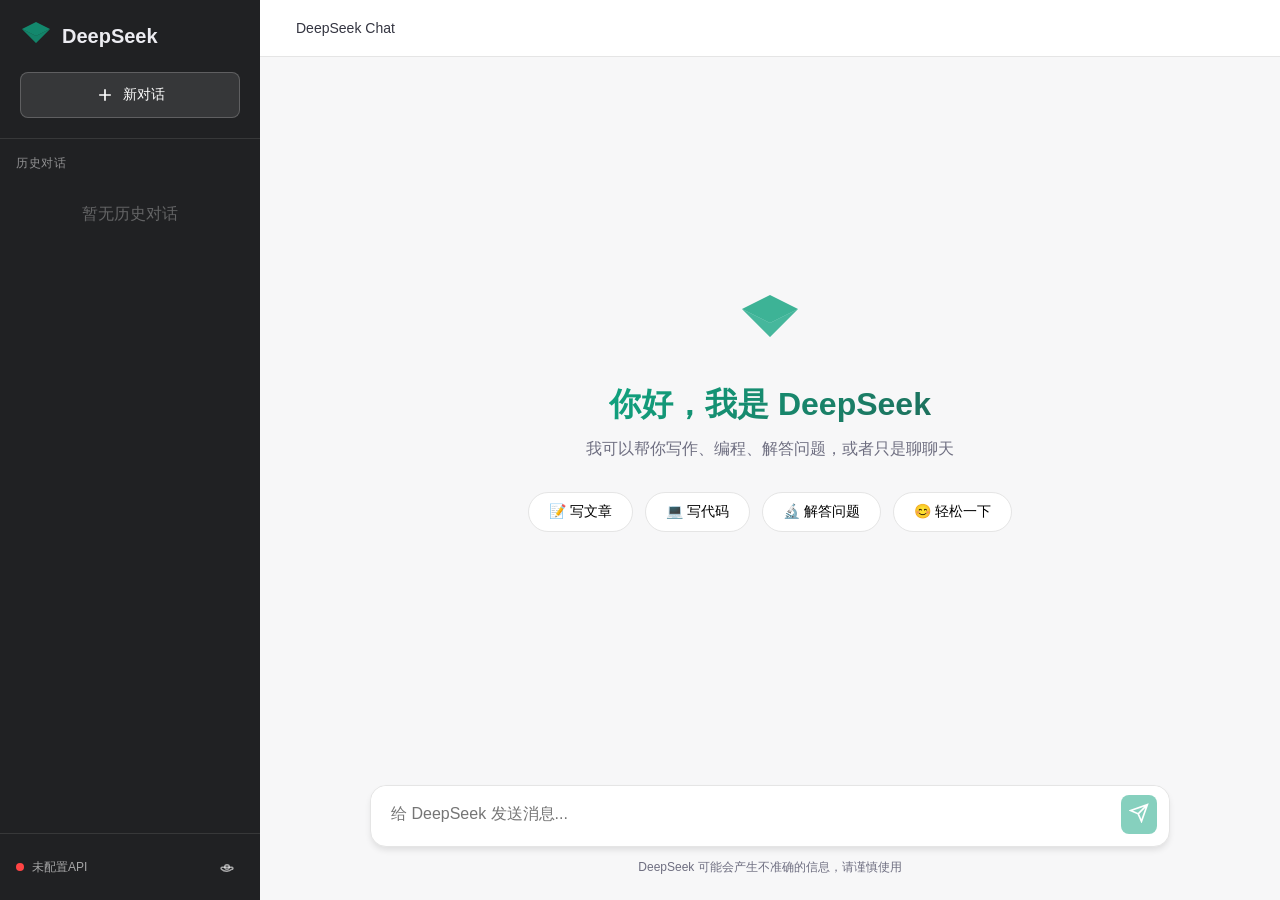
<file: index.html>
<!DOCTYPE html>
<html lang="zh-CN">
<head>
    <meta charset="UTF-8">
    <meta name="viewport" content="width=device-width, initial-scale=1.0, user-scalable=no">
    <title>DeepSeek - AI 智能助手</title>
    <style>
        * {
            margin: 0;
            padding: 0;
            box-sizing: border-box;
        }

        :root {
            --bg-primary: #ffffff;
            --bg-secondary: #f7f7f8;
            --bg-sidebar: #202123;
            --text-primary: #343541;
            --text-secondary: #6e6e80;
            --text-sidebar: #ececf1;
            --border-color: #e5e5e5;
            --accent-color: #10a37f;
            --accent-hover: #1a7f64;
        }

        body {
            font-family: -apple-system, BlinkMacSystemFont, 'Segoe UI', 'Roboto', 'Helvetica Neue', Arial, sans-serif;
            background: var(--bg-secondary);
            color: var(--text-primary);
            overflow: hidden;
            height: 100vh;
        }

        /* 侧边栏 */
        .sidebar {
            position: fixed;
            left: 0;
            top: 0;
            width: 260px;
            height: 100vh;
            background: var(--bg-sidebar);
            color: var(--text-sidebar);
            display: flex;
            flex-direction: column;
            z-index: 100;
        }

        .sidebar-header {
            padding: 20px;
            border-bottom: 1px solid rgba(255,255,255,0.1);
        }

        .logo {
            display: flex;
            align-items: center;
            gap: 10px;
            font-size: 20px;
            font-weight: 600;
            margin-bottom: 20px;
        }

        .new-chat-btn {
            width: 100%;
            padding: 12px;
            background: rgba(255,255,255,0.1);
            border: 1px solid rgba(255,255,255,0.2);
            border-radius: 8px;
            color: white;
            font-size: 14px;
            font-weight: 500;
            cursor: pointer;
            display: flex;
            align-items: center;
            justify-content: center;
            gap: 8px;
            transition: all 0.2s;
        }

        .new-chat-btn:hover {
            background: rgba(255,255,255,0.15);
        }

        .chat-history {
            flex: 1;
            overflow-y: auto;
            padding: 16px;
        }

        .history-header {
            font-size: 12px;
            text-transform: uppercase;
            letter-spacing: 0.5px;
            color: rgba(255,255,255,0.5);
            margin-bottom: 12px;
        }

        .history-list {
            display: flex;
            flex-direction: column;
            gap: 4px;
        }

        .history-item {
            padding: 10px;
            border-radius: 6px;
            cursor: pointer;
            font-size: 14px;
            color: rgba(255,255,255,0.8);
            transition: background 0.2s;
            white-space: nowrap;
            overflow: hidden;
            text-overflow: ellipsis;
        }

        .history-item:hover {
            background: rgba(255,255,255,0.1);
        }

        .history-item.active {
            background: rgba(255,255,255,0.15);
            color: white;
        }

        .sidebar-footer {
            padding: 16px;
            border-top: 1px solid rgba(255,255,255,0.1);
            display: flex;
            justify-content: space-between;
            align-items: center;
        }

        .api-status {
            display: flex;
            align-items: center;
            gap: 8px;
            font-size: 12px;
            color: rgba(255,255,255,0.6);
        }

        .status-dot {
            width: 8px;
            height: 8px;
            border-radius: 50%;
            background: #ff4444;
        }

        .status-dot.connected {
            background: #10a37f;
        }

        .settings-btn {
            background: none;
            border: none;
            color: rgba(255,255,255,0.6);
            cursor: pointer;
            padding: 8px;
            border-radius: 6px;
            display: flex;
            align-items: center;
            transition: all 0.2s;
        }

        .settings-btn:hover {
            background: rgba(255,255,255,0.1);
            color: white;
        }

        /* 主内容区 */
        .main-content {
            margin-left: 260px;
            height: 100vh;
            display: flex;
            flex-direction: column;
            background: var(--bg-secondary);
        }

        /* 顶部栏 */
        .top-bar {
            background: var(--bg-primary);
            border-bottom: 1px solid var(--border-color);
            padding: 12px 24px;
            display: flex;
            align-items: center;
            justify-content: space-between;
        }

        .menu-toggle {
            display: none;
            background: none;
            border: none;
            cursor: pointer;
            padding: 8px;
            border-radius: 8px;
            color: var(--text-secondary);
        }

        .model-btn {
            background: none;
            border: none;
            padding: 8px 12px;
            font-size: 14px;
            font-weight: 500;
            color: var(--text-primary);
            cursor: pointer;
            display: flex;
            align-items: center;
            gap: 6px;
            border-radius: 8px;
        }

        /* 聊天区域 */
        .chat-container {
            flex: 1;
            overflow-y: auto;
            scroll-behavior: smooth;
        }

        .welcome-screen {
            display: flex;
            flex-direction: column;
            align-items: center;
            justify-content: center;
            min-height: 100%;
            padding: 40px 20px;
            text-align: center;
        }

        .welcome-icon {
            margin-bottom: 24px;
        }

        .welcome-screen h1 {
            font-size: 32px;
            font-weight: 600;
            margin-bottom: 12px;
            background: linear-gradient(135deg, #10a37f, #1e6f5c);
            -webkit-background-clip: text;
            -webkit-text-fill-color: transparent;
            background-clip: text;
        }

        .welcome-screen p {
            color: var(--text-secondary);
            margin-bottom: 32px;
        }

        .quick-actions {
            display: flex;
            gap: 12px;
            flex-wrap: wrap;
            justify-content: center;
        }

        .quick-action {
            padding: 10px 20px;
            background: var(--bg-primary);
            border: 1px solid var(--border-color);
            border-radius: 24px;
            cursor: pointer;
            font-size: 14px;
            transition: all 0.2s;
        }

        .quick-action:hover {
            background: var(--bg-secondary);
            border-color: var(--accent-color);
        }

        /* 消息样式 */
        .message {
            display: flex;
            padding: 24px 20px;
            animation: fadeIn 0.3s ease;
        }

        @keyframes fadeIn {
            from {
                opacity: 0;
                transform: translateY(10px);
            }
            to {
                opacity: 1;
                transform: translateY(0);
            }
        }

        .message.user {
            background: var(--bg-secondary);
        }

        .message.assistant {
            background: var(--bg-primary);
        }

        .message-content {
            max-width: 800px;
            margin: 0 auto;
            width: 100%;
            line-height: 1.6;
            font-size: 16px;
        }

        .message-content pre {
            background: #1e1e1e;
            color: #d4d4d4;
            padding: 16px;
            border-radius: 8px;
            overflow-x: auto;
            margin: 12px 0;
        }

        .message-content code {
            font-family: 'Consolas', 'Monaco', monospace;
            font-size: 14px;
        }

        /* 输入区域 */
        .input-area {
            padding: 20px 24px 24px;
            background: var(--bg-secondary);
        }

        .input-container {
            max-width: 800px;
            margin: 0 auto;
            position: relative;
            background: var(--bg-primary);
            border-radius: 16px;
            box-shadow: 0 4px 6px -1px rgba(0,0,0,0.1);
            border: 1px solid var(--border-color);
        }

        #userInput {
            width: 100%;
            padding: 16px 80px 16px 20px;
            border: none;
            border-radius: 16px;
            font-size: 16px;
            font-family: inherit;
            resize: none;
            outline: none;
            line-height: 1.5;
        }

        .input-actions {
            position: absolute;
            right: 12px;
            bottom: 12px;
            display: flex;
            gap: 8px;
        }

        .send-btn {
            background: var(--accent-color);
            border: none;
            padding: 8px;
            cursor: pointer;
            color: white;
            border-radius: 8px;
            transition: all 0.2s;
        }

        .send-btn:hover:not(:disabled) {
            background: var(--accent-hover);
            transform: scale(1.05);
        }

        .send-btn:disabled {
            opacity: 0.5;
            cursor: not-allowed;
        }

        .input-footer {
            text-align: center;
            margin-top: 12px;
            font-size: 12px;
            color: var(--text-secondary);
        }

        /* 模态框 */
        .modal {
            display: none;
            position: fixed;
            top: 0;
            left: 0;
            width: 100%;
            height: 100%;
            background: rgba(0,0,0,0.5);
            z-index: 1000;
            align-items: center;
            justify-content: center;
        }

        .modal.active {
            display: flex;
        }

        .modal-content {
            background: var(--bg-primary);
            border-radius: 16px;
            width: 90%;
            max-width: 500px;
            max-height: 80vh;
            overflow-y: auto;
        }

        .modal-header {
            padding: 20px;
            border-bottom: 1px solid var(--border-color);
            display: flex;
            justify-content: space-between;
            align-items: center;
        }

        .modal-body {
            padding: 20px;
        }

        .setting-item {
            margin-bottom: 20px;
        }

        .setting-item label {
            display: block;
            margin-bottom: 8px;
            font-weight: 500;
            font-size: 14px;
        }

        .api-input-field {
            width: 100%;
            padding: 10px;
            border: 1px solid var(--border-color);
            border-radius: 8px;
            font-size: 14px;
            margin-bottom: 10px;
        }

        .save-api-btn {
            width: 100%;
            padding: 10px;
            background: var(--accent-color);
            color: white;
            border: none;
            border-radius: 8px;
            cursor: pointer;
            font-weight: 500;
        }

        .danger-btn {
            width: 100%;
            padding: 10px;
            background: #ef4444;
            color: white;
            border: none;
            border-radius: 8px;
            cursor: pointer;
        }

        .typing-indicator {
            display: flex;
            gap: 4px;
            padding: 12px 0;
        }

        .typing-indicator span {
            width: 8px;
            height: 8px;
            background: var(--text-secondary);
            border-radius: 50%;
            animation: bounce 1.4s infinite;
        }

        @keyframes bounce {
            0%, 60%, 100% { transform: translateY(0); }
            30% { transform: translateY(-10px); }
        }

        @media (max-width: 768px) {
            .sidebar {
                transform: translateX(-260px);
            }
            .main-content {
                margin-left: 0;
            }
            .menu-toggle {
                display: block;
            }
        }
    </style>
</head>
<body>
    <!-- 侧边栏 -->
    <aside class="sidebar" id="sidebar">
        <div class="sidebar-header">
            <div class="logo">
                <svg width="32" height="32" viewBox="0 0 32 32" fill="none">
                    <path d="M16 2L2 9L16 16L30 9L16 2Z" fill="#10A37F" fill-opacity="0.8"/>
                    <path d="M2 9L16 16L30 9L16 23L2 9Z" fill="#10A37F" fill-opacity="0.6"/>
                    <path d="M16 16L30 9L16 23L2 9L16 16Z" fill="#10A37F" fill-opacity="0.4"/>
                </svg>
                <span>DeepSeek</span>
            </div>
            <button class="new-chat-btn" id="newChatBtn">
                <svg width="20" height="20" viewBox="0 0 24 24" fill="none" stroke="currentColor" stroke-width="2">
                    <path d="M12 5v14M5 12h14"/>
                </svg>
                新对话
            </button>
        </div>
        
        <div class="chat-history">
            <div class="history-header">历史对话</div>
            <div class="history-list" id="historyList"></div>
        </div>
        
        <div class="sidebar-footer">
            <div class="api-status" id="apiStatus">
                <div class="status-dot"></div>
                <span>未配置API</span>
            </div>
            <button class="settings-btn" id="settingsBtn">
                <svg width="18" height="18" viewBox="0 0 24 24" fill="none" stroke="currentColor" stroke-width="2">
                    <circle cx="12" cy="12" r="3"/>
                    <path d="M19.4 15a1.65 1.65 0 0 0 .33-1.82 1.65 1.65 0 0 0-1.51-1H5.78a1.65 1.65 0 0 0-1.51 1 1.65 1.65 0 0 0 .33 1.82l.04.04A10 10 0 0 0 12 17.66a10 10 0 0 0 6.36-2.62l.04-.04z"/>
                </svg>
            </button>
        </div>
    </aside>
    
    <!-- 主内容区 -->
    <main class="main-content">
        <header class="top-bar">
            <button class="menu-toggle" id="menuToggle">
                <svg width="24" height="24" viewBox="0 0 24 24" fill="none" stroke="currentColor" stroke-width="2">
                    <path d="M3 12h18M3 6h18M3 18h18"/>
                </svg>
            </button>
            <div class="model-selector">
                <button class="model-btn">
                    <span>DeepSeek Chat</span>
                </button>
            </div>
        </header>
        
        <div class="chat-container" id="chatContainer">
            <div class="welcome-screen">
                <div class="welcome-icon">
                    <svg width="64" height="64" viewBox="0 0 32 32" fill="none">
                        <path d="M16 2L2 9L16 16L30 9L16 2Z" fill="#10A37F" fill-opacity="0.8"/>
                        <path d="M2 9L16 16L30 9L16 23L2 9Z" fill="#10A37F" fill-opacity="0.6"/>
                        <path d="M16 16L30 9L16 23L2 9L16 16Z" fill="#10A37F" fill-opacity="0.4"/>
                    </svg>
                </div>
                <h1>你好，我是 DeepSeek</h1>
                <p>我可以帮你写作、编程、解答问题，或者只是聊聊天</p>
                <div class="quick-actions">
                    <button class="quick-action" data-prompt="帮我写一篇关于人工智能的文章">📝 写文章</button>
                    <button class="quick-action" data-prompt="用Python写一个贪吃蛇游戏">💻 写代码</button>
                    <button class="quick-action" data-prompt="解释一下量子计算">🔬 解答问题</button>
                    <button class="quick-action" data-prompt="给我讲个笑话">😊 轻松一下</button>
                </div>
            </div>
        </div>
        
        <div class="input-area">
            <div class="input-container">
                <textarea id="userInput" placeholder="给 DeepSeek 发送消息..." rows="1"></textarea>
                <div class="input-actions">
                    <button class="send-btn" id="sendBtn" disabled>
                        <svg width="20" height="20" viewBox="0 0 24 24" fill="none" stroke="currentColor" stroke-width="2">
                            <path d="M22 2L11 13M22 2l-7 20-4-9-9-4 20-7z"/>
                        </svg>
                    </button>
                </div>
            </div>
            <div class="input-footer">
                <span>DeepSeek 可能会产生不准确的信息，请谨慎使用</span>
            </div>
        </div>
    </main>
    
    <!-- 设置模态框 -->
    <div class="modal" id="settingsModal">
        <div class="modal-content">
            <div class="modal-header">
                <h3>设置</h3>
                <button class="modal-close">&times;</button>
            </div>
            <div class="modal-body">
                <div class="setting-item">
                    <label>API Key</label>
                    <input type="password" id="apiKeyInput" placeholder="sk-..." class="api-input-field">
                    <button id="saveApiKeyBtn" class="save-api-btn">保存</button>
                </div>
                <div class="setting-item">
                    <label>最大输出长度</label>
                    <select id="maxTokensSelect">
                        <option value="2048">2,048 tokens</option>
                        <option value="4096" selected>4,096 tokens (推荐)</option>
                        <option value="8192">8,192 tokens (超长)</option>
                    </select>
                </div>
                <div class="setting-item">
                    <label>创意度 (Temperature)</label>
                    <input type="range" id="temperature" min="0" max="1" step="0.05" value="0.7">
                    <span id="tempValue">0.7</span>
                </div>
                <div class="setting-item">
                    <label>
                        <input type="checkbox" id="streamMode" checked>
                        流式输出（实时显示回复）
                    </label>
                </div>
                <div class="setting-item">
                    <label>对话历史</label>
                    <button id="clearHistoryBtn" class="danger-btn">清空所有对话</button>
                </div>
            </div>
        </div>
    </div>

    <script>
        // 简单稳定的版本
        class DeepSeekChat {
            constructor() {
                this.apiKey = localStorage.getItem('deepseek_api_key') || '';
                this.messages = [];
                this.isLoading = false;
                
                this.config = {
                    maxTokens: parseInt(localStorage.getItem('max_tokens') || '4096'),
                    temperature: parseFloat(localStorage.getItem('temperature') || '0.7'),
                    streamMode: localStorage.getItem('stream_mode') !== 'false'
                };
                
                this.init();
            }
            
            init() {
                this.chatContainer = document.getElementById('chatContainer');
                this.userInput = document.getElementById('userInput');
                this.sendBtn = document.getElementById('sendBtn');
                this.newChatBtn = document.getElementById('newChatBtn');
                this.settingsBtn = document.getElementById('settingsBtn');
                this.settingsModal = document.getElementById('settingsModal');
                this.apiKeyInput = document.getElementById('apiKeyInput');
                this.saveApiKeyBtn = document.getElementById('saveApiKeyBtn');
                this.maxTokensSelect = document.getElementById('maxTokensSelect');
                this.temperatureSlider = document.getElementById('temperature');
                this.tempValue = document.getElementById('tempValue');
                this.streamModeCheck = document.getElementById('streamMode');
                this.clearHistoryBtn = document.getElementById('clearHistoryBtn');
                this.apiStatus = document.getElementById('apiStatus');
                this.historyList = document.getElementById('historyList');
                
                this.bindEvents();
                this.loadSavedKey();
                this.loadConversations();
                
                if (this.apiKey) {
                    this.updateUIState(true);
                }
            }
            
            bindEvents() {
                this.sendBtn.addEventListener('click', () => this.sendMessage());
                this.newChatBtn.addEventListener('click', () => this.newConversation());
                this.settingsBtn.addEventListener('click', () => this.openSettings());
                this.saveApiKeyBtn.addEventListener('click', () => this.saveApiKey());
                this.clearHistoryBtn.addEventListener('click', () => this.clearHistory());
                
                document.querySelector('.modal-close').addEventListener('click', () => this.closeSettings());
                window.addEventListener('click', (e) => {
                    if (e.target === this.settingsModal) this.closeSettings();
                });
                
                this.userInput.addEventListener('input', () => {
                    this.userInput.style.height = 'auto';
                    this.userInput.style.height = Math.min(this.userInput.scrollHeight, 200) + 'px';
                });
                
                this.userInput.addEventListener('keydown', (e) => {
                    if (e.key === 'Enter' && !e.shiftKey) {
                        e.preventDefault();
                        this.sendMessage();
                    }
                });
                
                this.maxTokensSelect.addEventListener('change', (e) => {
                    this.config.maxTokens = parseInt(e.target.value);
                    localStorage.setItem('max_tokens', this.config.maxTokens);
                });
                
                this.temperatureSlider.addEventListener('input', (e) => {
                    this.config.temperature = parseFloat(e.target.value);
                    this.tempValue.textContent = this.config.temperature;
                    localStorage.setItem('temperature', this.config.temperature);
                });
                
                this.streamModeCheck.addEventListener('change', (e) => {
                    this.config.streamMode = e.target.checked;
                    localStorage.setItem('stream_mode', this.config.streamMode);
                });
                
                document.querySelectorAll('.quick-action').forEach(btn => {
                    btn.addEventListener('click', () => {
                        this.userInput.value = btn.dataset.prompt;
                        this.sendMessage();
                    });
                });
            }
            
            openSettings() {
                this.apiKeyInput.value = this.apiKey;
                this.maxTokensSelect.value = this.config.maxTokens;
                this.temperatureSlider.value = this.config.temperature;
                this.tempValue.textContent = this.config.temperature;
                this.streamModeCheck.checked = this.config.streamMode;
                this.settingsModal.classList.add('active');
            }
            
            closeSettings() {
                this.settingsModal.classList.remove('active');
            }
            
            saveApiKey() {
                const key = this.apiKeyInput.value.trim();
                if (key) {
                    this.apiKey = key;
                    localStorage.setItem('deepseek_api_key', key);
                    this.updateApiStatus(true);
                    this.updateUIState(true);
                    this.closeSettings();
                } else {
                    alert('请输入 API Key');
                }
            }
            
            loadSavedKey() {
                if (this.apiKey) {
                    this.updateApiStatus(true);
                    this.updateUIState(true);
                } else {
                    this.updateApiStatus(false);
                    this.updateUIState(false);
                }
            }
            
            updateApiStatus(connected) {
                const dot = document.querySelector('.status-dot');
                const text = this.apiStatus?.querySelector('span');
                if (connected) {
                    dot?.classList.add('connected');
                    if (text) text.textContent = 'API已配置';
                } else {
                    dot?.classList.remove('connected');
                    if (text) text.textContent = '未配置API';
                }
            }
            
            updateUIState(hasKey) {
                this.sendBtn.disabled = !hasKey;
            }
            
            addMessage(role, content) {
                const messageDiv = document.createElement('div');
                messageDiv.className = `message ${role}`;
                const contentDiv = document.createElement('div');
                contentDiv.className = 'message-content';
                contentDiv.innerHTML = role === 'assistant' ? this.renderMarkdown(content) : this.escapeHtml(content).replace(/\n/g, '<br>');
                messageDiv.appendChild(contentDiv);
                this.chatContainer.appendChild(messageDiv);
                this.chatContainer.scrollTop = this.chatContainer.scrollHeight;
                return messageDiv;
            }
            
            showTyping() {
                const typingDiv = document.createElement('div');
                typingDiv.className = 'message assistant';
                typingDiv.id = 'typing-indicator';
                const contentDiv = document.createElement('div');
                contentDiv.className = 'message-content';
                contentDiv.innerHTML = '<div class="typing-indicator"><span></span><span></span><span></span></div>';
                typingDiv.appendChild(contentDiv);
                this.chatContainer.appendChild(typingDiv);
                this.chatContainer.scrollTop = this.chatContainer.scrollHeight;
            }
            
            hideTyping() {
                const typing = document.getElementById('typing-indicator');
                if (typing) typing.remove();
            }
            
            renderMarkdown(text) {
                let processed = this.escapeHtml(text);
                processed = processed.replace(/```(\w+)?\n([\s\S]*?)```/g, (match, lang, code) => {
                    return `<pre><code>${code.trim()}</code></pre>`;
                });
                processed = processed.replace(/`([^`]+)`/g, '<code>$1</code>');
                processed = processed.replace(/\*\*([^*]+)\*\*/g, '<strong>$1</strong>');
                return processed.replace(/\n/g, '<br>');
            }
            
            escapeHtml(text) {
                const div = document.createElement('div');
                div.textContent = text;
                return div.innerHTML;
            }
            
            async sendMessage() {
                const userInput = this.userInput.value.trim();
                if (!userInput) return;
                
                if (!this.apiKey) {
                    this.openSettings();
                    return;
                }
                
                if (this.isLoading) return;
                
                this.isLoading = true;
                this.sendBtn.disabled = true;
                
                if (this.chatContainer.querySelector('.welcome-screen')) {
                    this.chatContainer.innerHTML = '';
                }
                
                this.addMessage('user', userInput);
                this.messages.push({ role: 'user', content: userInput });
                this.userInput.value = '';
                this.userInput.style.height = 'auto';
                this.showTyping();
                
                try {
                    const response = await fetch('https://api.deepseek.com/v1/chat/completions', {
                        method: 'POST',
                        headers: {
                            'Content-Type': 'application/json',
                            'Authorization': `Bearer ${this.apiKey}`
                        },
                        body: JSON.stringify({
                            model: 'deepseek-chat',
                            messages: this.messages,
                            stream: false,
                            temperature: this.config.temperature,
                            max_tokens: this.config.maxTokens
                        })
                    });
                    
                    this.hideTyping();
                    
                    if (!response.ok) {
                        const error = await response.json();
                        throw new Error(error.error?.message || '请求失败');
                    }
                    
                    const data = await response.json();
                    const content = data.choices[0].message.content;
                    
                    this.addMessage('assistant', content);
                    this.messages.push({ role: 'assistant', content: content });
                    this.saveConversation();
                    
                } catch (error) {
                    this.hideTyping();
                    this.addMessage('assistant', `❌ 错误: ${error.message}`);
                } finally {
                    this.isLoading = false;
                    this.sendBtn.disabled = false;
                    this.userInput.focus();
                }
            }
            
            saveConversation() {
                if (this.messages.length > 0) {
                    const conversations = JSON.parse(localStorage.getItem('conversations') || '{}');
                    const id = Date.now().toString();
                    conversations[id] = {
                        id: id,
                        title: this.messages[0].content.substring(0, 30),
                        messages: JSON.parse(JSON.stringify(this.messages)),
                        timestamp: Date.now()
                    };
                    localStorage.setItem('conversations', JSON.stringify(conversations));
                    this.loadConversations();
                }
            }
            
            loadConversations() {
                const conversations = JSON.parse(localStorage.getItem('conversations') || '{}');
                const list = Object.values(conversations).sort((a, b) => b.timestamp - a.timestamp);
                
                if (list.length === 0) {
                    this.historyList.innerHTML = '<div style="color: rgba(255,255,255,0.3); text-align: center; padding: 20px;">暂无历史对话</div>';
                    return;
                }
                
                this.historyList.innerHTML = list.map(conv => `
                    <div class="history-item" data-id="${conv.id}">${this.escapeHtml(conv.title)}</div>
                `).join('');
                
                document.querySelectorAll('.history-item').forEach(item => {
                    item.addEventListener('click', () => this.loadConversation(item.dataset.id));
                });
            }
            
            loadConversation(id) {
                const conversations = JSON.parse(localStorage.getItem('conversations') || '{}');
                const conv = conversations[id];
                if (conv) {
                    this.messages = JSON.parse(JSON.stringify(conv.messages));
                    this.chatContainer.innerHTML = '';
                    this.messages.forEach(msg => {
                        this.addMessage(msg.role, msg.content);
                    });
                }
            }
            
            newConversation() {
                this.messages = [];
                this.chatContainer.innerHTML = `
                    <div class="welcome-screen">
                        <div class="welcome-icon">
                            <svg width="64" height="64" viewBox="0 0 32 32" fill="none">
                                <path d="M16 2L2 9L16 16L30 9L16 2Z" fill="#10A37F" fill-opacity="0.8"/>
                                <path d="M2 9L16 16L30 9L16 23L2 9Z" fill="#10A37F" fill-opacity="0.6"/>
                                <path d="M16 16L30 9L16 23L2 9L16 16Z" fill="#10A37F" fill-opacity="0.4"/>
                            </svg>
                        </div>
                        <h1>你好，我是 DeepSeek</h1>
                        <p>我可以帮你写作、编程、解答问题，或者只是聊聊天</p>
                        <div class="quick-actions">
                            <button class="quick-action" data-prompt="帮我写一篇关于人工智能的文章">📝 写文章</button>
                            <button class="quick-action" data-prompt="用Python写一个贪吃蛇游戏">💻 写代码</button>
                            <button class="quick-action" data-prompt="解释一下量子计算">🔬 解答问题</button>
                            <button class="quick-action" data-prompt="给我讲个笑话">😊 轻松一下</button>
                        </div>
                    </div>
                `;
                
                document.querySelectorAll('.quick-action').forEach(btn => {
                    btn.addEventListener('click', () => {
                        this.userInput.value = btn.dataset.prompt;
                        this.sendMessage();
                    });
                });
            }
            
            clearHistory() {
                if (confirm('确定清空所有历史对话吗？')) {
                    localStorage.removeItem('conversations');
                    this.loadConversations();
                    this.newConversation();
                }
            }
        }
        
        new DeepSeekChat();
    </script>
</body>
</html>
</file>
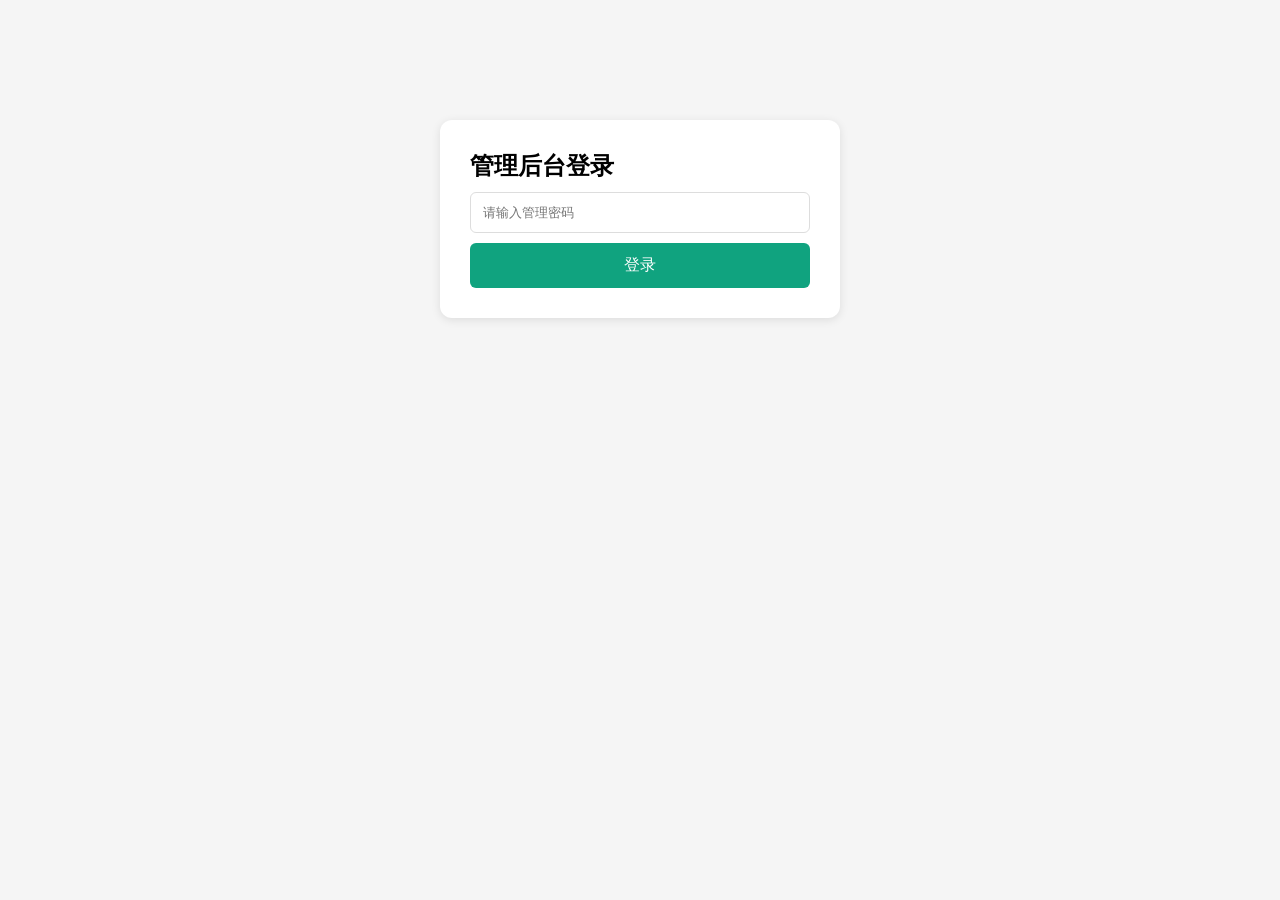
<file: admin.html>
<!DOCTYPE html>
<html lang="zh-CN">
<head>
    <meta charset="UTF-8">
    <meta name="viewport" content="width=device-width, initial-scale=1.0">
    <title>DeepSeek 管理后台</title>
    <style>
        * {
            margin: 0;
            padding: 0;
            box-sizing: border-box;
        }
        
        body {
            font-family: -apple-system, BlinkMacSystemFont, 'Segoe UI', Roboto, Arial, sans-serif;
            background: #f5f5f5;
            padding: 20px;
        }
        
        .container {
            max-width: 1400px;
            margin: 0 auto;
        }
        
        .header {
            background: white;
            padding: 20px;
            border-radius: 12px;
            margin-bottom: 20px;
            box-shadow: 0 1px 3px rgba(0,0,0,0.1);
        }
        
        .stats {
            display: grid;
            grid-template-columns: repeat(auto-fit, minmax(200px, 1fr));
            gap: 20px;
            margin-bottom: 20px;
        }
        
        .stat-card {
            background: white;
            padding: 20px;
            border-radius: 12px;
            box-shadow: 0 1px 3px rgba(0,0,0,0.1);
        }
        
        .stat-number {
            font-size: 32px;
            font-weight: bold;
            color: #10a37f;
        }
        
        .stat-label {
            color: #666;
            margin-top: 8px;
        }
        
        .section {
            background: white;
            border-radius: 12px;
            margin-bottom: 20px;
            overflow: hidden;
            box-shadow: 0 1px 3px rgba(0,0,0,0.1);
        }
        
        .section-header {
            padding: 20px;
            background: #f8f9fa;
            border-bottom: 1px solid #e5e5e5;
            font-weight: 600;
            font-size: 18px;
        }
        
        .table {
            overflow-x: auto;
        }
        
        table {
            width: 100%;
            border-collapse: collapse;
        }
        
        th, td {
            padding: 12px;
            text-align: left;
            border-bottom: 1px solid #e5e5e5;
        }
        
        th {
            background: #fafafa;
            font-weight: 600;
            color: #666;
        }
        
        tr:hover {
            background: #fafafa;
        }
        
        .login-form {
            max-width: 400px;
            margin: 100px auto;
            background: white;
            padding: 30px;
            border-radius: 12px;
            box-shadow: 0 2px 10px rgba(0,0,0,0.1);
        }
        
        .login-form input {
            width: 100%;
            padding: 12px;
            margin: 10px 0;
            border: 1px solid #ddd;
            border-radius: 6px;
        }
        
        .login-form button {
            width: 100%;
            padding: 12px;
            background: #10a37f;
            color: white;
            border: none;
            border-radius: 6px;
            cursor: pointer;
            font-size: 16px;
        }
        
        .chat-preview {
            max-width: 300px;
            overflow: hidden;
            text-overflow: ellipsis;
            white-space: nowrap;
        }
        
        .badge {
            display: inline-block;
            padding: 4px 8px;
            border-radius: 4px;
            font-size: 12px;
            font-weight: 500;
        }
        
        .badge-mobile {
            background: #e3f2fd;
            color: #1976d2;
        }
        
        .badge-desktop {
            background: #e8f5e9;
            color: #388e3c;
        }
        
        .clear-btn {
            background: #ef4444;
            color: white;
            border: none;
            padding: 8px 16px;
            border-radius: 6px;
            cursor: pointer;
            margin-left: 10px;
        }
        
        .refresh-btn {
            background: #10a37f;
            color: white;
            border: none;
            padding: 8px 16px;
            border-radius: 6px;
            cursor: pointer;
        }
    </style>
</head>
<body>
    <div id="app">
        <div class="login-form" id="loginForm">
            <h2>管理后台登录</h2>
            <input type="password" id="password" placeholder="请输入管理密码">
            <button onclick="login()">登录</button>
        </div>
        
        <div id="dashboard" style="display: none;">
            <div class="container">
                <div class="header">
                    <h1>DeepSeek 管理后台</h1>
                    <div style="margin-top: 10px;">
                        <button class="refresh-btn" onclick="loadData()">刷新数据</button>
                        <button class="clear-btn" onclick="clearData()">清空所有记录</button>
                    </div>
                </div>
                
                <div class="stats" id="stats"></div>
                
                <div class="section">
                    <div class="section-header">访客记录 (最近100条)</div>
                    <div class="table">
                        <table id="visitorsTable">
                            <thead>
                                <tr><th>时间</th><th>IP地址</th><th>设备信息</th></tr>
                            </thead>
                            <tbody></tbody>
                        </table>
                    </div>
                </div>
                
                <div class="section">
                    <div class="section-header">聊天记录 (最近200条)</div>
                    <div class="table">
                        <table id="chatsTable">
                            <thead>
                                <tr><th>时间</th><th>IP</th><th>用户问题</th><th>AI回复</th></tr>
                            </thead>
                            <tbody></tbody>
                        </table>
                    </div>
                </div>
            </div>
        </div>
    </div>
    
    <script>
        const ADMIN_PASSWORD = 'admin123'; // 和 API 中的密码保持一致
        
        async function login() {
            const password = document.getElementById('password').value;
            if (password === ADMIN_PASSWORD) {
                document.getElementById('loginForm').style.display = 'none';
                document.getElementById('dashboard').style.display = 'block';
                loadData();
            } else {
                alert('密码错误！');
            }
        }
        
        async function loadData() {
            try {
                const response = await fetch(`/api/record/data?password=${ADMIN_PASSWORD}`);
                const data = await response.json();
                
                // 更新统计
                const stats = document.getElementById('stats');
                stats.innerHTML = `
                    <div class="stat-card">
                        <div class="stat-number">${data.stats.totalVisitors}</div>
                        <div class="stat-label">总访客数</div>
                    </div>
                    <div class="stat-card">
                        <div class="stat-number">${data.stats.totalConversations}</div>
                        <div class="stat-label">总对话数</div>
                    </div>
                    <div class="stat-card">
                        <div class="stat-number">${new Date(data.stats.lastUpdate).toLocaleString()}</div>
                        <div class="stat-label">最后更新</div>
                    </div>
                `;
                
                // 显示访客
                const visitorsTable = document.querySelector('#visitorsTable tbody');
                visitorsTable.innerHTML = data.visitors.slice(-100).reverse().map(v => `
                    <tr>
                        <td>${new Date(v.timestamp).toLocaleString()}</td>
                        <td>${v.ip}</td>
                        <td><span class="badge ${v.device.includes('Mobile') ? 'badge-mobile' : 'badge-desktop'}">${v.device}</span></td>
                    </tr>
                `).join('');
                
                // 显示聊天记录
                const chatsTable = document.querySelector('#chatsTable tbody');
                chatsTable.innerHTML = data.conversations.slice(-200).reverse().map(c => `
                    <tr>
                        <td>${new Date(c.timestamp).toLocaleString()}</td>
                        <td>${c.ip || 'N/A'}</td>
                        <td class="chat-preview" title="${escapeHtml(c.message)}">${escapeHtml(c.message.substring(0, 50))}${c.message.length > 50 ? '...' : ''}</td>
                        <td class="chat-preview" title="${escapeHtml(c.response)}">${escapeHtml(c.response.substring(0, 50))}${c.response.length > 50 ? '...' : ''}</td>
                    </tr>
                `).join('');
            } catch (error) {
                console.error('加载数据失败:', error);
            }
        }
        
        async function clearData() {
            if (confirm('确定要清空所有记录吗？此操作不可恢复！')) {
                try {
                    const response = await fetch('/api/record/clear', {
                        method: 'POST',
                        headers: {
                            'Content-Type': 'application/json'
                        },
                        body: JSON.stringify({ password: ADMIN_PASSWORD })
                    });
                    
                    if (response.ok) {
                        alert('清空成功！');
                        loadData();
                    }
                } catch (error) {
                    alert('清空失败: ' + error.message);
                }
            }
        }
        
        function escapeHtml(text) {
            const div = document.createElement('div');
            div.textContent = text;
            return div.innerHTML;
        }
        
        // 自动刷新（每30秒）
        setInterval(() => {
            if (document.getElementById('dashboard').style.display === 'block') {
                loadData();
            }
        }, 30000);
    </script>
</body>
</html>
</file>
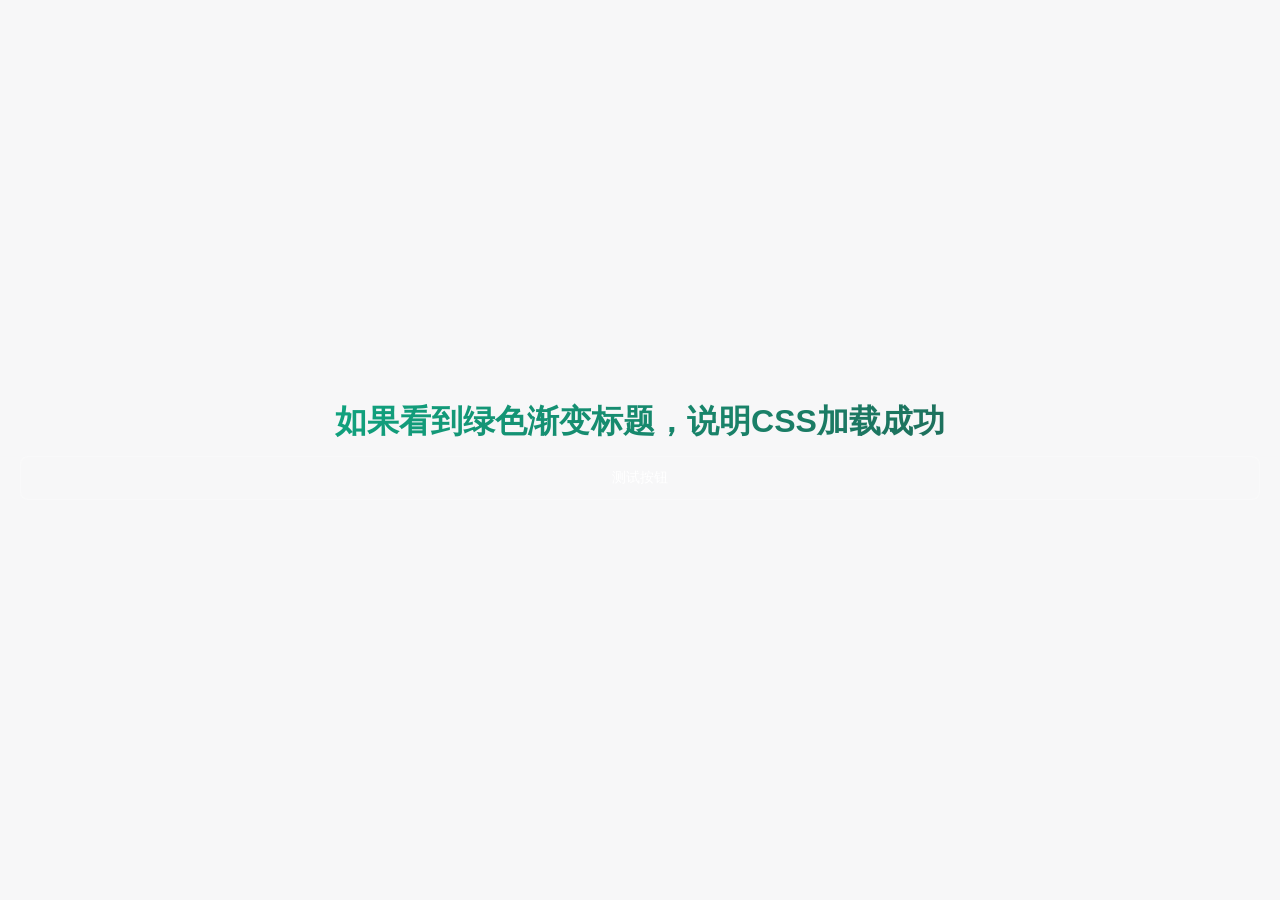
<file: test-css.html>
<!DOCTYPE html>
<html>
<head>
    <title>CSS测试</title>
    <link rel="stylesheet" href="style.css">
</head>
<body>
    <div class="welcome-screen">
        <h1>如果看到绿色渐变标题，说明CSS加载成功</h1>
        <button class="new-chat-btn">测试按钮</button>
    </div>
</body>
</html>
</file>
<file: style.css>
* {
    margin: 0;
    padding: 0;
    box-sizing: border-box;
}

:root {
    --bg-primary: #ffffff;
    --bg-secondary: #f7f7f8;
    --bg-sidebar: #202123;
    --text-primary: #343541;
    --text-secondary: #6e6e80;
    --text-sidebar: #ececf1;
    --border-color: #e5e5e5;
    --accent-color: #10a37f;
    --accent-hover: #1a7f64;
    --message-user-bg: #f7f7f8;
    --message-assistant-bg: #ffffff;
    --shadow-sm: 0 1px 2px rgba(0,0,0,0.05);
    --shadow-md: 0 4px 6px -1px rgba(0,0,0,0.1);
}

body {
    font-family: -apple-system, BlinkMacSystemFont, 'Segoe UI', 'Roboto', 'Helvetica Neue', Arial, sans-serif;
    background: var(--bg-secondary);
    color: var(--text-primary);
    overflow: hidden;
    height: 100vh;
}

/* 侧边栏 */
.sidebar {
    position: fixed;
    left: 0;
    top: 0;
    width: 260px;
    height: 100vh;
    background: var(--bg-sidebar);
    color: var(--text-sidebar);
    display: flex;
    flex-direction: column;
    transform: translateX(0);
    transition: transform 0.3s ease;
    z-index: 100;
}

.sidebar.collapsed {
    transform: translateX(-260px);
}

.sidebar-header {
    padding: 20px;
    border-bottom: 1px solid rgba(255,255,255,0.1);
}

.logo {
    display: flex;
    align-items: center;
    gap: 10px;
    font-size: 20px;
    font-weight: 600;
    margin-bottom: 20px;
}

.new-chat-btn {
    width: 100%;
    padding: 12px;
    background: rgba(255,255,255,0.1);
    border: 1px solid rgba(255,255,255,0.2);
    border-radius: 8px;
    color: white;
    font-size: 14px;
    font-weight: 500;
    cursor: pointer;
    display: flex;
    align-items: center;
    justify-content: center;
    gap: 8px;
    transition: all 0.2s;
}

.new-chat-btn:hover {
    background: rgba(255,255,255,0.15);
}

.chat-history {
    flex: 1;
    overflow-y: auto;
    padding: 16px;
}

.history-header {
    font-size: 12px;
    text-transform: uppercase;
    letter-spacing: 0.5px;
    color: rgba(255,255,255,0.5);
    margin-bottom: 12px;
}

.history-list {
    display: flex;
    flex-direction: column;
    gap: 4px;
}

.history-item {
    padding: 10px;
    border-radius: 6px;
    cursor: pointer;
    font-size: 14px;
    color: rgba(255,255,255,0.8);
    transition: background 0.2s;
    white-space: nowrap;
    overflow: hidden;
    text-overflow: ellipsis;
}

.history-item:hover {
    background: rgba(255,255,255,0.1);
}

.history-item.active {
    background: rgba(255,255,255,0.15);
    color: white;
}

.sidebar-footer {
    padding: 16px;
    border-top: 1px solid rgba(255,255,255,0.1);
    display: flex;
    justify-content: space-between;
    align-items: center;
}

.api-status {
    display: flex;
    align-items: center;
    gap: 8px;
    font-size: 12px;
    color: rgba(255,255,255,0.6);
}

.status-dot {
    width: 8px;
    height: 8px;
    border-radius: 50%;
    background: #ff4444;
}

.status-dot.connected {
    background: #10a37f;
}

.settings-btn {
    background: none;
    border: none;
    color: rgba(255,255,255,0.6);
    cursor: pointer;
    padding: 8px;
    border-radius: 6px;
    display: flex;
    align-items: center;
    transition: all 0.2s;
}

.settings-btn:hover {
    background: rgba(255,255,255,0.1);
    color: white;
}

/* 主内容区 */
.main-content {
    margin-left: 260px;
    height: 100vh;
    display: flex;
    flex-direction: column;
    background: var(--bg-secondary);
    transition: margin-left 0.3s ease;
}

.main-content.expanded {
    margin-left: 0;
}

/* 顶部栏 */
.top-bar {
    background: var(--bg-primary);
    border-bottom: 1px solid var(--border-color);
    padding: 12px 24px;
    display: flex;
    align-items: center;
    justify-content: space-between;
}

.menu-toggle {
    display: none;
    background: none;
    border: none;
    cursor: pointer;
    padding: 8px;
    border-radius: 8px;
    color: var(--text-secondary);
}

.menu-toggle:hover {
    background: var(--bg-secondary);
}

.model-selector {
    position: relative;
}

.model-btn {
    background: none;
    border: none;
    padding: 8px 12px;
    font-size: 14px;
    font-weight: 500;
    color: var(--text-primary);
    cursor: pointer;
    display: flex;
    align-items: center;
    gap: 6px;
    border-radius: 8px;
    transition: background 0.2s;
}

.model-btn:hover {
    background: var(--bg-secondary);
}

.top-bar-actions {
    display: flex;
    gap: 8px;
}

.share-btn {
    background: none;
    border: none;
    padding: 8px;
    cursor: pointer;
    color: var(--text-secondary);
    border-radius: 8px;
    transition: all 0.2s;
}

.share-btn:hover {
    background: var(--bg-secondary);
}

/* 聊天区域 */
.chat-container {
    flex: 1;
    overflow-y: auto;
    scroll-behavior: smooth;
}

.welcome-screen {
    display: flex;
    flex-direction: column;
    align-items: center;
    justify-content: center;
    min-height: 100%;
    padding: 40px 20px;
    text-align: center;
}

.welcome-icon {
    margin-bottom: 24px;
}

.welcome-screen h1 {
    font-size: 32px;
    font-weight: 600;
    margin-bottom: 12px;
    background: linear-gradient(135deg, #10a37f, #1e6f5c);
    -webkit-background-clip: text;
    -webkit-text-fill-color: transparent;
    background-clip: text;
}

.welcome-screen p {
    color: var(--text-secondary);
    margin-bottom: 32px;
}

.quick-actions {
    display: flex;
    gap: 12px;
    flex-wrap: wrap;
    justify-content: center;
}

.quick-action {
    padding: 10px 20px;
    background: var(--bg-primary);
    border: 1px solid var(--border-color);
    border-radius: 24px;
    cursor: pointer;
    font-size: 14px;
    transition: all 0.2s;
}

.quick-action:hover {
    background: var(--bg-secondary);
    border-color: var(--accent-color);
}

/* 消息样式 */
.message {
    display: flex;
    padding: 24px 20px;
    animation: fadeIn 0.3s ease;
}

@keyframes fadeIn {
    from {
        opacity: 0;
        transform: translateY(10px);
    }
    to {
        opacity: 1;
        transform: translateY(0);
    }
}

.message.user {
    background: var(--message-user-bg);
}

.message.assistant {
    background: var(--message-assistant-bg);
}

.message-content {
    max-width: 800px;
    margin: 0 auto;
    width: 100%;
    line-height: 1.6;
    font-size: 16px;
}

.message-content p {
    margin-bottom: 12px;
}

.message-content pre {
    background: #1e1e1e;
    color: #d4d4d4;
    padding: 16px;
    border-radius: 8px;
    overflow-x: auto;
    margin: 12px 0;
}

.message-content code {
    font-family: 'Consolas', 'Monaco', monospace;
    font-size: 14px;
}

.message-content pre code {
    background: none;
    padding: 0;
}

.message-content :not(pre) code {
    background: var(--bg-secondary);
    padding: 2px 6px;
    border-radius: 4px;
    font-size: 14px;
}

/* 输入区域 */
.input-area {
    padding: 20px 24px 24px;
    background: var(--bg-secondary);
}

.input-container {
    max-width: 800px;
    margin: 0 auto;
    position: relative;
    background: var(--bg-primary);
    border-radius: 16px;
    box-shadow: var(--shadow-md);
    border: 1px solid var(--border-color);
    transition: all 0.2s;
}

.input-container:focus-within {
    border-color: var(--accent-color);
    box-shadow: 0 0 0 3px rgba(16,163,127,0.1);
}

#userInput {
    width: 100%;
    padding: 16px 80px 16px 20px;
    border: none;
    border-radius: 16px;
    font-size: 16px;
    font-family: inherit;
    resize: none;
    outline: none;
    line-height: 1.5;
}

.input-actions {
    position: absolute;
    right: 12px;
    bottom: 12px;
    display: flex;
    gap: 8px;
}

.attach-btn, .send-btn {
    background: none;
    border: none;
    padding: 8px;
    cursor: pointer;
    color: var(--text-secondary);
    border-radius: 8px;
    transition: all 0.2s;
}

.attach-btn:hover {
    background: var(--bg-secondary);
}

.send-btn {
    background: var(--accent-color);
    color: white;
}

.send-btn:hover:not(:disabled) {
    background: var(--accent-hover);
    transform: scale(1.05);
}

.send-btn:disabled {
    opacity: 0.5;
    cursor: not-allowed;
}

.input-footer {
    text-align: center;
    margin-top: 12px;
    font-size: 12px;
    color: var(--text-secondary);
}

/* 模态框 */
.modal {
    display: none;
    position: fixed;
    top: 0;
    left: 0;
    width: 100%;
    height: 100%;
    background: rgba(0,0,0,0.5);
    z-index: 1000;
    align-items: center;
    justify-content: center;
}

.modal.active {
    display: flex;
}

.modal-content {
    background: var(--bg-primary);
    border-radius: 16px;
    width: 90%;
    max-width: 500px;
    max-height: 80vh;
    overflow-y: auto;
    animation: slideUp 0.3s ease;
}

@keyframes slideUp {
    from {
        opacity: 0;
        transform: translateY(20px);
    }
    to {
        opacity: 1;
        transform: translateY(0);
    }
}

.modal-header {
    padding: 20px;
    border-bottom: 1px solid var(--border-color);
    display: flex;
    justify-content: space-between;
    align-items: center;
}

.modal-header h3 {
    font-size: 18px;
    font-weight: 600;
}

.modal-close {
    background: none;
    border: none;
    font-size: 24px;
    cursor: pointer;
    color: var(--text-secondary);
}

.modal-body {
    padding: 20px;
}

.setting-item {
    margin-bottom: 20px;
}

.setting-item label {
    display: block;
    margin-bottom: 8px;
    font-weight: 500;
    font-size: 14px;
}

.api-input-field {
    width: 100%;
    padding: 10px;
    border: 1px solid var(--border-color);
    border-radius: 8px;
    font-size: 14px;
    margin-bottom: 10px;
}

.save-api-btn {
    width: 100%;
    padding: 10px;
    background: var(--accent-color);
    color: white;
    border: none;
    border-radius: 8px;
    cursor: pointer;
    font-weight: 500;
}

.save-api-btn:hover {
    background: var(--accent-hover);
}

.setting-item select {
    width: 100%;
    padding: 10px;
    border: 1px solid var(--border-color);
    border-radius: 8px;
    font-size: 14px;
}

.setting-item input[type="range"] {
    width: calc(100% - 50px);
    margin-right: 10px;
}

.danger-btn {
    width: 100%;
    padding: 10px;
    background: #ef4444;
    color: white;
    border: none;
    border-radius: 8px;
    cursor: pointer;
}

.danger-btn:hover {
    background: #dc2626;
}

/* 加载动画 */
.typing-indicator {
    display: flex;
    gap: 4px;
    padding: 12px 0;
}

.typing-indicator span {
    width: 8px;
    height: 8px;
    background: var(--text-secondary);
    border-radius: 50%;
    animation: bounce 1.4s infinite;
}

.typing-indicator span:nth-child(2) {
    animation-delay: 0.2s;
}

.typing-indicator span:nth-child(3) {
    animation-delay: 0.4s;
}

@keyframes bounce {
    0%, 60%, 100% {
        transform: translateY(0);
    }
    30% {
        transform: translateY(-10px);
    }
}

/* 响应式 */
@media (max-width: 768px) {
    .sidebar {
        transform: translateX(-260px);
    }
    
    .sidebar.mobile-open {
        transform: translateX(0);
    }
    
    .main-content {
        margin-left: 0;
    }
    
    .menu-toggle {
        display: block;
    }
    
    .quick-actions {
        flex-direction: column;
        width: 100%;
        max-width: 300px;
    }
    
    .message-content {
        font-size: 14px;
    }
}

/* 滚动条 */
::-webkit-scrollbar {
    width: 8px;
    height: 8px;
}

::-webkit-scrollbar-track {
    background: var(--bg-secondary);
}

::-webkit-scrollbar-thumb {
    background: #c1c1c1;
    border-radius: 4px;
}

::-webkit-scrollbar-thumb:hover {
    background: #a8a8a8;
}
</file>
